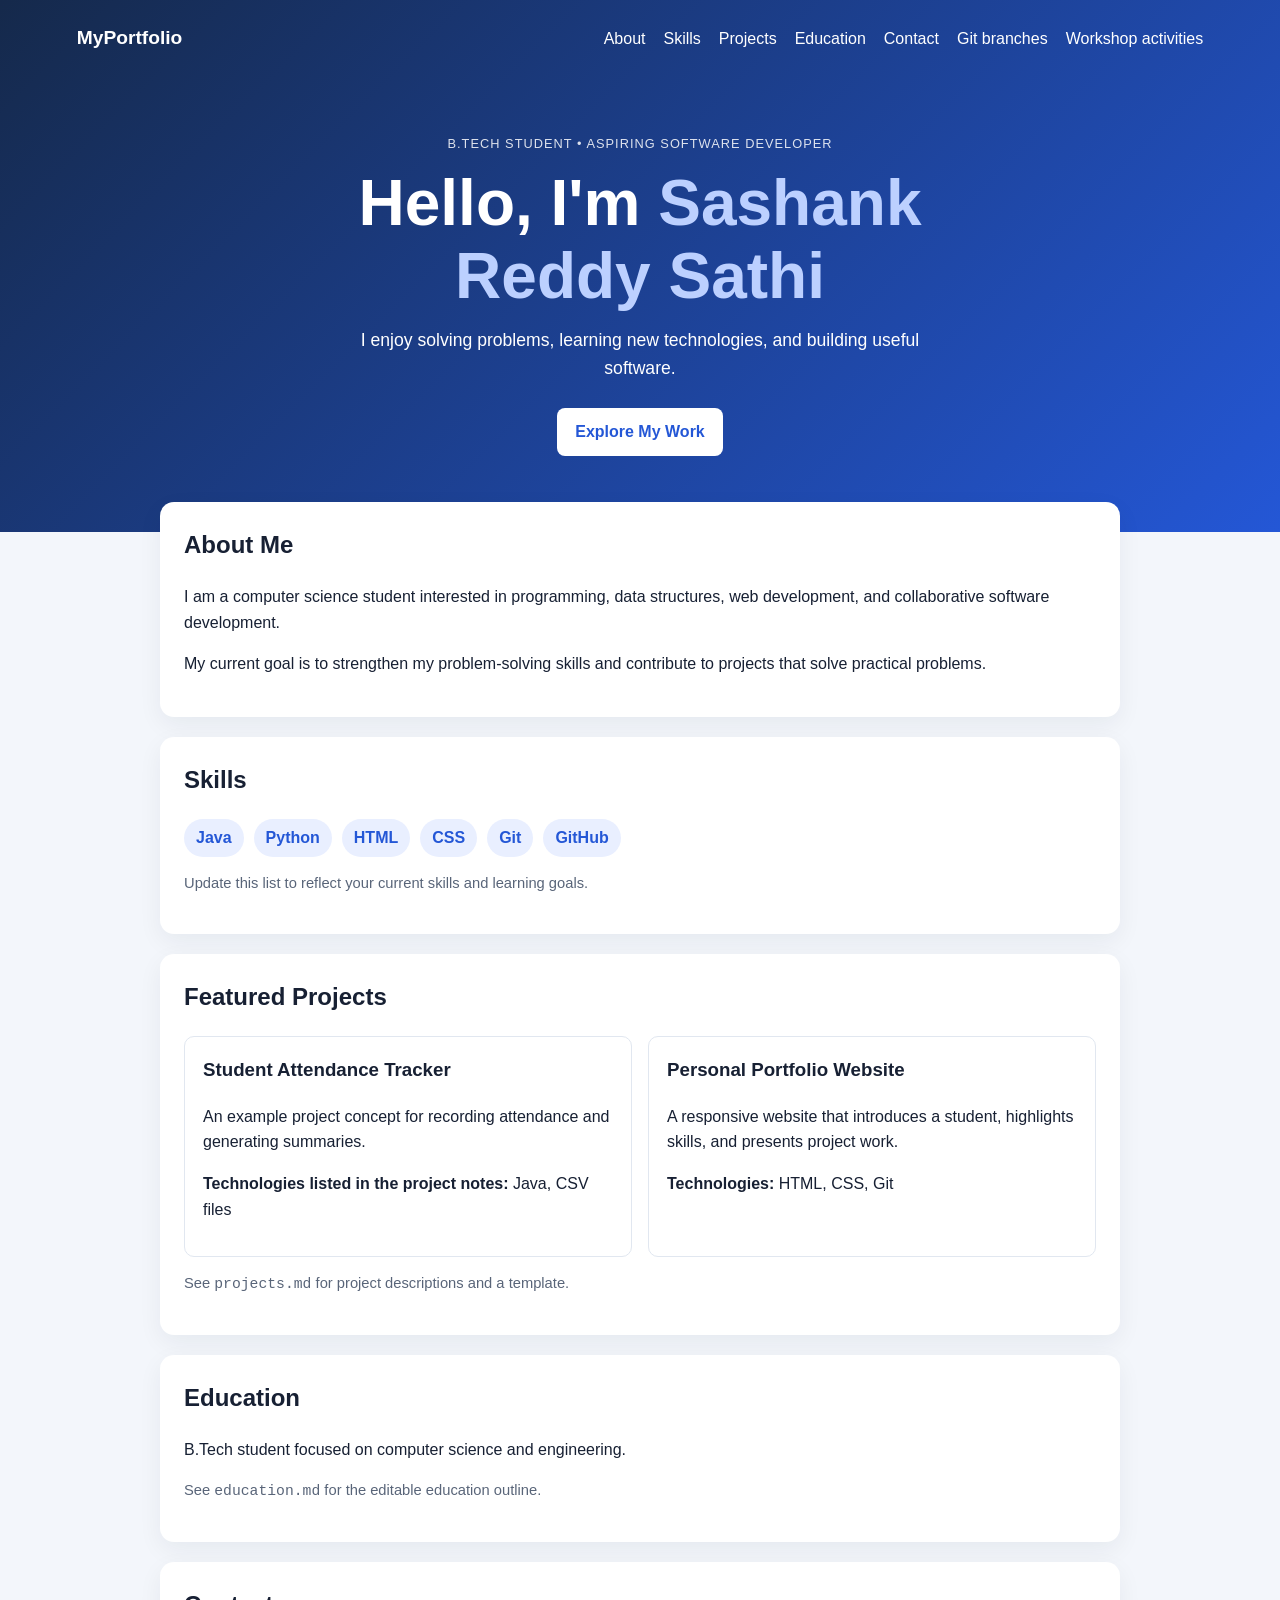
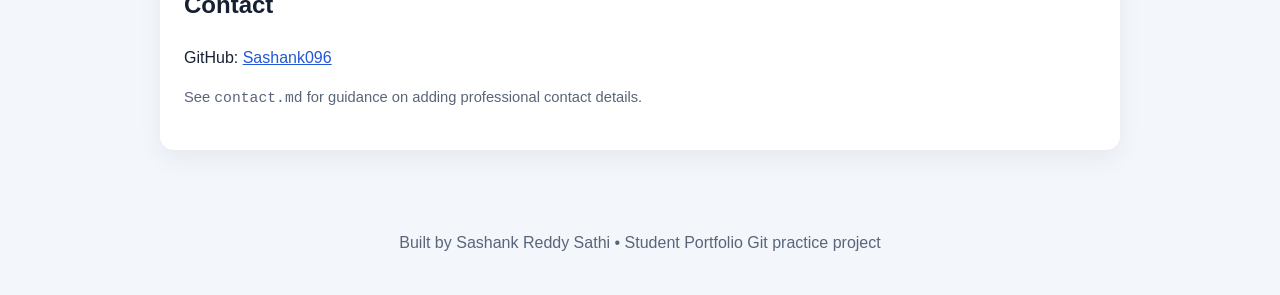
<file: index.html>
<!DOCTYPE html>
<html lang="en">
<head>
  <meta charset="UTF-8">
  <meta name="viewport" content="width=device-width, initial-scale=1.0">
  <meta name="description" content="A student portfolio featuring skills, project examples, and a practical GitHub workshop project.">
  <title>Student Portfolio | Sashank Reddy Sathi</title>
  <link rel="stylesheet" href="style.css">
</head>
<body>
  <a class="skip-link" href="#main-content">Skip to content</a>
  <header class="hero">
    <nav aria-label="Main navigation">
      <a class="brand" href="#home">MyPortfolio</a>
      <div class="nav-links">
        <a href="#about">About</a>
        <a href="#skills">Skills</a>
        <a href="#projects">Projects</a>
        <a href="#education">Education</a>
        <a href="#contact">Contact</a>
        <a href="branches.html">Git branches</a>
        <a href="events.html">Workshop activities</a>
      </div>
    </nav>
    <section id="home" class="hero-content">
      <p class="eyebrow">B.Tech Student • Aspiring Software Developer</p>
      <h1>Hello, I'm <span>Sashank Reddy Sathi</span></h1>
      <p class="intro">I enjoy solving problems, learning new technologies, and building useful software.</p>
      <a class="button" href="#projects">Explore My Work</a>
    </section>
  </header>

  <main id="main-content" class="container">
    <section id="about" class="panel">
      <h2>About Me</h2>
      <p>I am a computer science student interested in programming, data structures, web development, and collaborative software development.</p>
      <p>My current goal is to strengthen my problem-solving skills and contribute to projects that solve practical problems.</p>
    </section>
    <section id="skills" class="panel">
      <h2>Skills</h2>
      <div class="chips">
        <span>Java</span><span>Python</span><span>HTML</span><span>CSS</span><span>Git</span><span>GitHub</span>
      </div>
      <p class="hint">Update this list to reflect your current skills and learning goals.</p>
    </section>
    <section id="projects" class="panel">
      <h2>Featured Projects</h2>
      <div class="project-grid">
        <article class="project-card">
          <h3>Student Attendance Tracker</h3>
          <p>An example project concept for recording attendance and generating summaries.</p>
          <p><strong>Technologies listed in the project notes:</strong> Java, CSV files</p>
        </article>
        <article class="project-card">
          <h3>Personal Portfolio Website</h3>
          <p>A responsive website that introduces a student, highlights skills, and presents project work.</p>
          <p><strong>Technologies:</strong> HTML, CSS, Git</p>
        </article>
      </div>
      <p class="hint">See <code>projects.md</code> for project descriptions and a template.</p>
    </section>
    <section id="education" class="panel">
      <h2>Education</h2>
      <p>B.Tech student focused on computer science and engineering.</p>
      <p class="hint">See <code>education.md</code> for the editable education outline.</p>
    </section>
    <section id="contact" class="panel">
      <h2>Contact</h2>
      <p>GitHub: <a href="https://github.com/Sashank096">Sashank096</a></p>
      <p class="hint">See <code>contact.md</code> for guidance on adding professional contact details.</p>
    </section>
  </main>
  <footer><p>Built by Sashank Reddy Sathi • Student Portfolio Git practice project</p></footer>
</body>
</html>
</file>
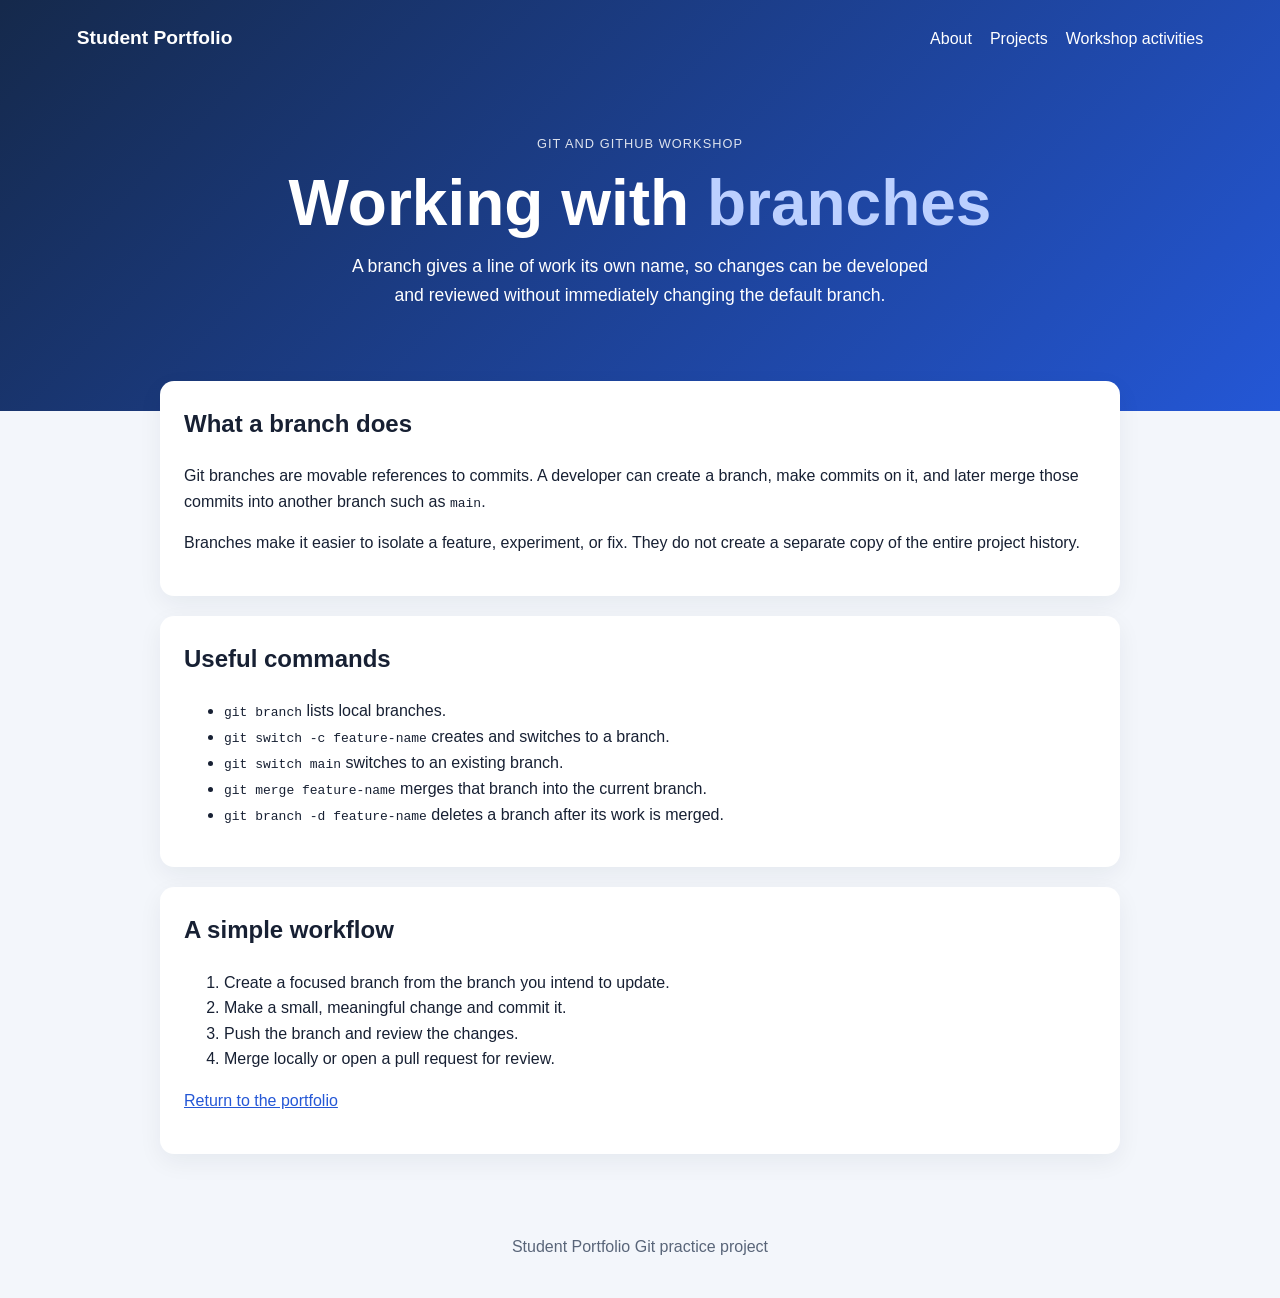
<file: branches.html>
<!DOCTYPE html>
<html lang="en">
<head>
  <meta charset="UTF-8">
  <meta name="viewport" content="width=device-width, initial-scale=1.0">
  <meta name="description" content="A short introduction to Git branches and a safe branch workflow.">
  <title>Git Branches | Student Portfolio</title>
  <link rel="stylesheet" href="style.css">
</head>
<body>
  <a class="skip-link" href="#main-content">Skip to content</a>
  <header class="hero">
    <nav aria-label="Main navigation">
      <a class="brand" href="index.html">Student Portfolio</a>
      <div class="nav-links">
        <a href="index.html#about">About</a>
        <a href="index.html#projects">Projects</a>
        <a href="events.html">Workshop activities</a>
      </div>
    </nav>
    <section class="hero-content">
      <p class="eyebrow">Git and GitHub workshop</p>
      <h1>Working with <span>branches</span></h1>
      <p class="intro">A branch gives a line of work its own name, so changes can be developed and reviewed without immediately changing the default branch.</p>
    </section>
  </header>

  <main id="main-content" class="container">
    <section class="panel">
      <h2>What a branch does</h2>
      <p>Git branches are movable references to commits. A developer can create a branch, make commits on it, and later merge those commits into another branch such as <code>main</code>.</p>
      <p>Branches make it easier to isolate a feature, experiment, or fix. They do not create a separate copy of the entire project history.</p>
    </section>
    <section class="panel">
      <h2>Useful commands</h2>
      <ul>
        <li><code>git branch</code> lists local branches.</li>
        <li><code>git switch -c feature-name</code> creates and switches to a branch.</li>
        <li><code>git switch main</code> switches to an existing branch.</li>
        <li><code>git merge feature-name</code> merges that branch into the current branch.</li>
        <li><code>git branch -d feature-name</code> deletes a branch after its work is merged.</li>
      </ul>
    </section>
    <section class="panel">
      <h2>A simple workflow</h2>
      <ol>
        <li>Create a focused branch from the branch you intend to update.</li>
        <li>Make a small, meaningful change and commit it.</li>
        <li>Push the branch and review the changes.</li>
        <li>Merge locally or open a pull request for review.</li>
      </ol>
      <p><a href="index.html">Return to the portfolio</a></p>
    </section>
  </main>
  <footer><p>Student Portfolio Git practice project</p></footer>
</body>
</html>
</file>
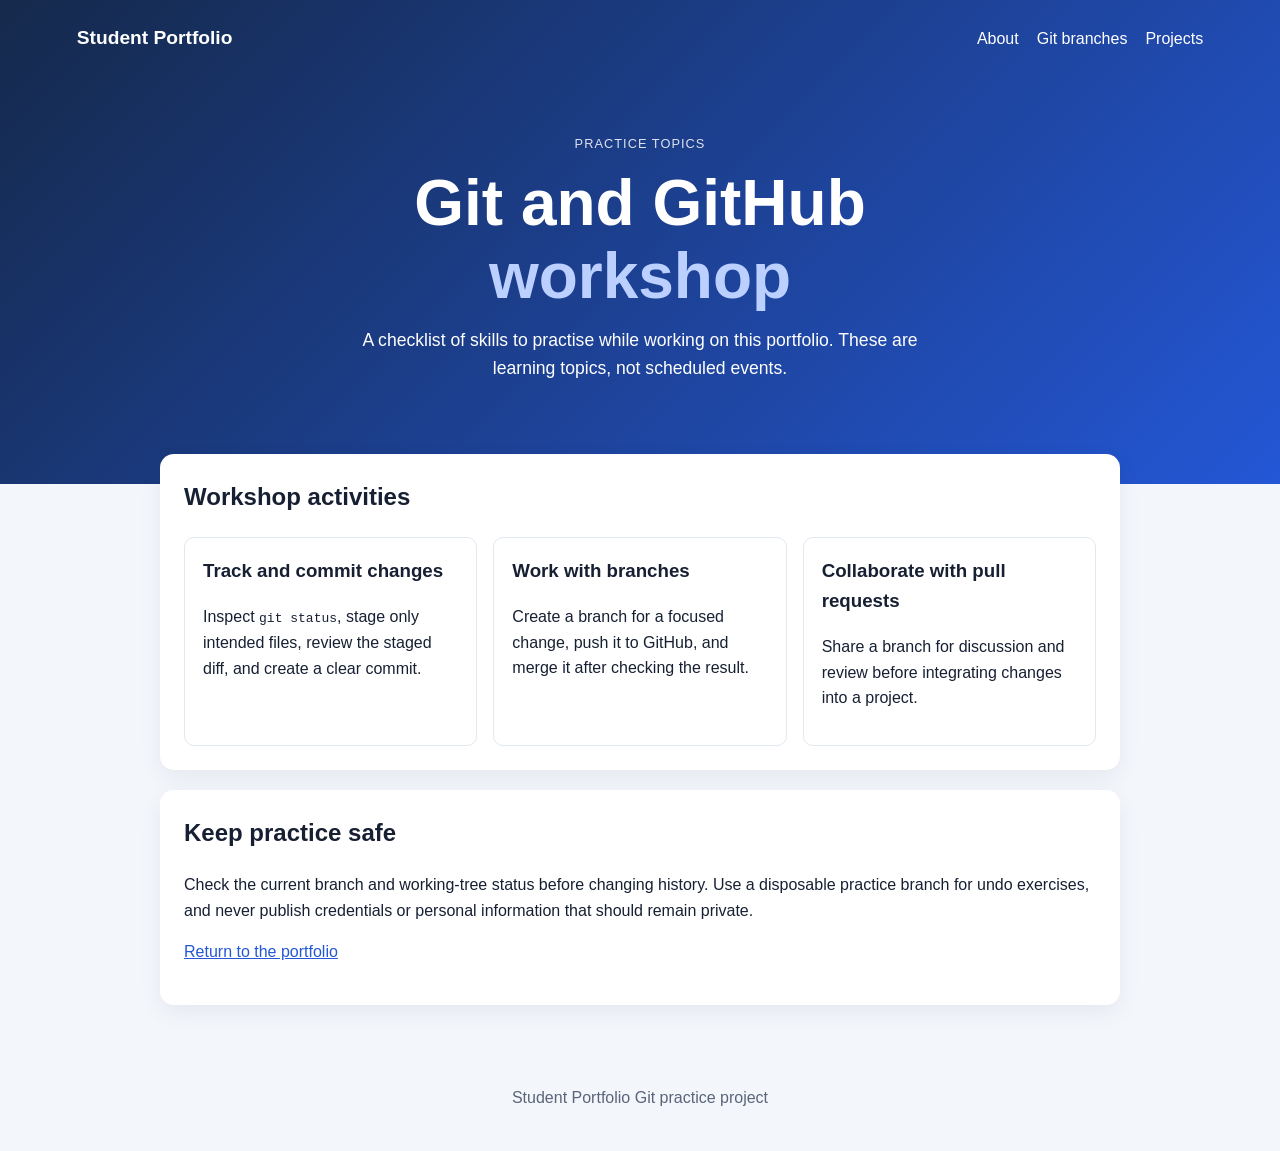
<file: events.html>
<!DOCTYPE html>
<html lang="en">
<head>
  <meta charset="UTF-8">
  <meta name="viewport" content="width=device-width, initial-scale=1.0">
  <meta name="description" content="Workshop activity topics for practising Git and GitHub.">
  <title>Workshop Activities | Student Portfolio</title>
  <link rel="stylesheet" href="style.css">
</head>
<body>
  <a class="skip-link" href="#main-content">Skip to content</a>
  <header class="hero">
    <nav aria-label="Main navigation">
      <a class="brand" href="index.html">Student Portfolio</a>
      <div class="nav-links">
        <a href="index.html#about">About</a>
        <a href="branches.html">Git branches</a>
        <a href="index.html#projects">Projects</a>
      </div>
    </nav>
    <section class="hero-content">
      <p class="eyebrow">Practice topics</p>
      <h1>Git and GitHub <span>workshop</span></h1>
      <p class="intro">A checklist of skills to practise while working on this portfolio. These are learning topics, not scheduled events.</p>
    </section>
  </header>

  <main id="main-content" class="container">
    <section class="panel">
      <h2>Workshop activities</h2>
      <div class="project-grid">
        <article class="project-card">
          <h3>Track and commit changes</h3>
          <p>Inspect <code>git status</code>, stage only intended files, review the staged diff, and create a clear commit.</p>
        </article>
        <article class="project-card">
          <h3>Work with branches</h3>
          <p>Create a branch for a focused change, push it to GitHub, and merge it after checking the result.</p>
        </article>
        <article class="project-card">
          <h3>Collaborate with pull requests</h3>
          <p>Share a branch for discussion and review before integrating changes into a project.</p>
        </article>
      </div>
    </section>
    <section class="panel">
      <h2>Keep practice safe</h2>
      <p>Check the current branch and working-tree status before changing history. Use a disposable practice branch for undo exercises, and never publish credentials or personal information that should remain private.</p>
      <p><a href="index.html">Return to the portfolio</a></p>
    </section>
  </main>
  <footer><p>Student Portfolio Git practice project</p></footer>
</body>
</html>
</file>
<file: style.css>
* { box-sizing: border-box; }
:root {
  --ink: #172033; --muted: #596579; --surface: #ffffff;
  --page: #f3f6fb; --accent: #2457d6; --accent-light: #e9efff;
}
html { scroll-behavior: smooth; scroll-padding-top: 1rem; }
body { margin: 0; font-family: Arial, Helvetica, sans-serif; color: var(--ink); background: var(--page); line-height: 1.6; }
.hero { color: white; background: linear-gradient(135deg, #15294b, #2457d6); padding: 22px max(6vw, 20px) 76px; }
nav { display: flex; justify-content: space-between; align-items: center; gap: 20px; flex-wrap: wrap; }
.brand { color: white; font-size: 1.2rem; font-weight: 700; text-decoration: none; }
.nav-links { display: flex; gap: 18px; flex-wrap: wrap; }
.nav-links a { color: white; text-decoration: none; padding: 4px 0; }
.nav-links a:hover { text-decoration: underline; }
.skip-link { position: absolute; top: 8px; left: 8px; z-index: 1; padding: 8px 12px; transform: translateY(-150%); border-radius: 6px; background: white; color: var(--accent); font-weight: 700; }
.skip-link:focus { transform: translateY(0); }
:focus-visible { outline: 3px solid #f5c451; outline-offset: 4px; }
.hero a:focus-visible { outline-color: white; }
.hero-content { max-width: 760px; margin: 78px auto 0; text-align: center; }
.eyebrow { letter-spacing: 0.08em; text-transform: uppercase; font-size: 0.8rem; opacity: 0.85; }
h1 { font-size: clamp(2.2rem, 6vw, 4rem); line-height: 1.15; margin: 12px 0; }
h1 span { color: #bcd0ff; }
.intro { max-width: 580px; margin: 0 auto 26px; font-size: 1.1rem; }
.button { display: inline-block; padding: 11px 18px; border-radius: 8px; background: white; color: var(--accent); font-weight: 700; text-decoration: none; }
.container { max-width: 1000px; margin: -30px auto 40px; padding: 0 20px; }
.panel { background: var(--surface); border-radius: 14px; padding: 24px; margin-bottom: 20px; box-shadow: 0 8px 24px rgba(23, 32, 51, 0.06); }
h2 { margin-top: 0; }
.chips { display: flex; flex-wrap: wrap; gap: 10px; }
.chips span { padding: 6px 12px; border-radius: 999px; background: var(--accent-light); color: var(--accent); font-weight: 700; }
.project-grid { display: grid; grid-template-columns: repeat(auto-fit, minmax(220px, 1fr)); gap: 16px; }
.project-card { padding: 18px; border: 1px solid #e1e7f0; border-radius: 10px; }
.project-card h3 { margin-top: 0; }
.hint { color: var(--muted); font-size: 0.92rem; }
a { color: var(--accent); }
footer { text-align: center; padding: 24px; color: var(--muted); }
@media (max-width: 640px) {
  .hero { padding-bottom: 64px; }
  nav { align-items: flex-start; flex-direction: column; }
  .nav-links { gap: 8px 16px; }
  .hero-content { margin-top: 48px; }
  .container { padding: 0 16px; }
  .panel { padding: 18px; }
}
@media (prefers-reduced-motion: reduce) {
  html { scroll-behavior: auto; }
}
</file>
